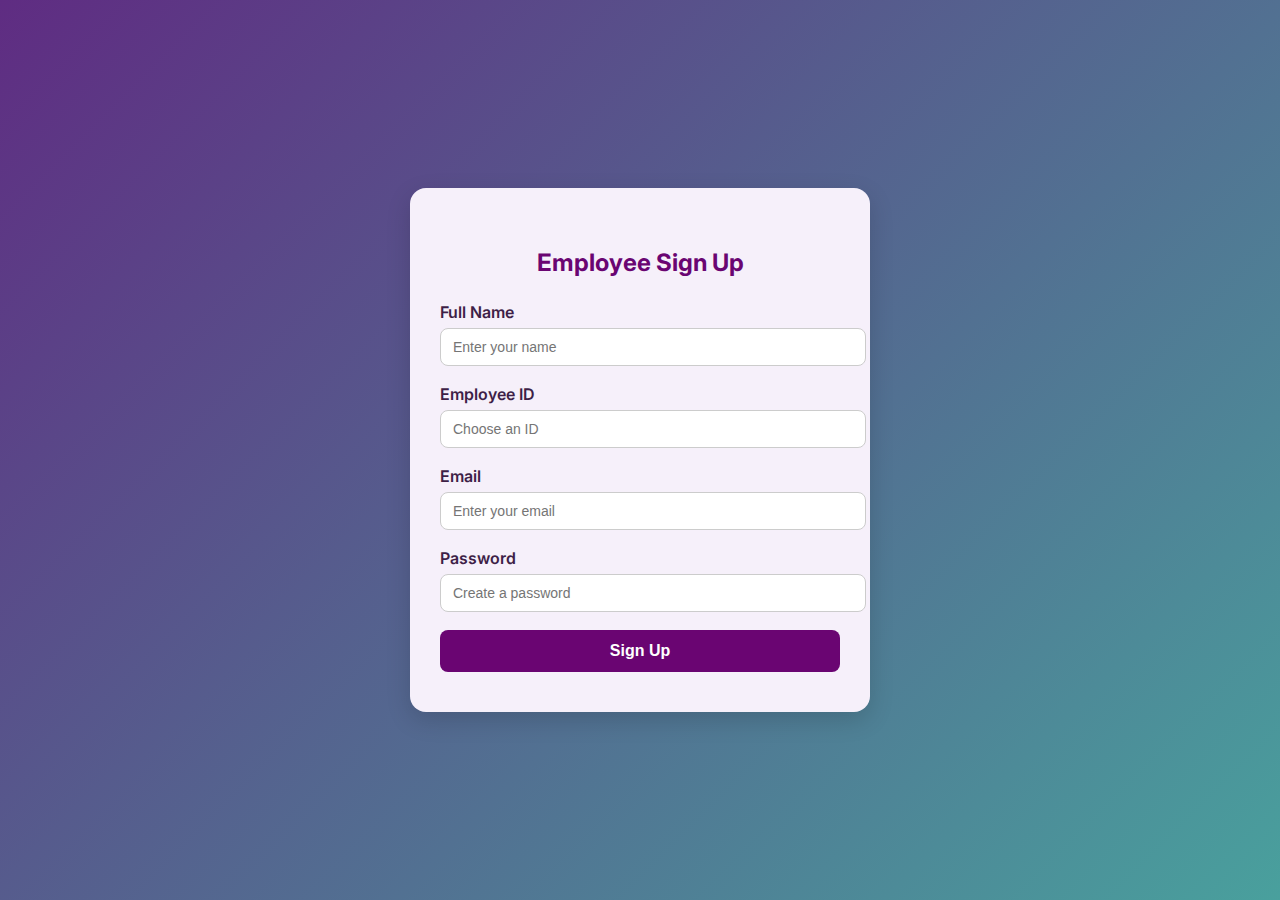
<file: employee-signin.html>
<!DOCTYPE html>
<html lang="en">
<head>
  <meta charset="UTF-8" />
  <meta name="viewport" content="width=device-width, initial-scale=1" />
  <title>Employee Sign Up</title>
  <link href="https://fonts.googleapis.com/css2?family=Inter:wght@400;600&display=swap" rel="stylesheet" />
  <style>
    body {
      font-family: 'Inter', sans-serif;
      background: linear-gradient(135deg, #5f2c82, #49a09d);
      height: 100vh;
      margin: 0;
      display: flex;
      align-items: center;
      justify-content: center;
    }

    .signup-container {
      background-color: #f6f0fa;
      padding: 40px 30px;
      border-radius: 16px;
      box-shadow: 0 8px 24px rgba(0, 0, 0, 0.15);
      width: 400px;
      transition: transform 0.3s ease-in-out;
    }

    .signup-container:hover {
      transform: scale(1.02);
    }

    h2 {
      text-align: center;
      margin-bottom: 25px;
      color: #6a0572;
    }

    label {
      display: block;
      margin-bottom: 6px;
      font-weight: 600;
      color: #3e1f47;
    }

    input[type="text"],
    input[type="email"],
    input[type="password"] {
      width: 100%;
      padding: 10px 12px;
      margin-bottom: 18px;
      border: 1px solid #ccc;
      border-radius: 8px;
      font-size: 14px;
      transition: border-color 0.3s;
    }

    input:focus {
      border-color: #8e44ad;
      outline: none;
      box-shadow: 0 0 0 2px rgba(142, 68, 173, 0.2);
    }

    .submit-btn {
      width: 100%;
      padding: 12px;
      background-color: #6a0572;
      color: white;
      border: none;
      border-radius: 8px;
      font-weight: bold;
      font-size: 16px;
      cursor: pointer;
      transition: background-color 0.3s;
    }

    .submit-btn:hover {
      background-color: #4a0150;
    }

    .error {
      color: #d32f2f;
      font-size: 0.9em;
      margin-bottom: 10px;
      text-align: center;
      display: none;
      animation: fadeIn 0.3s ease-in-out;
    }

    @keyframes fadeIn {
      from { opacity: 0; transform: translateY(-5px); }
      to { opacity: 1; transform: translateY(0); }
    }
  </style>
</head>
<body>

  <div class="signup-container">
    <h2>Employee Sign Up</h2>
    <form id="signupForm">
      <label for="empName">Full Name</label>
      <input type="text" id="empName" name="empName" placeholder="Enter your name" required />

      <label for="empId">Employee ID</label>
      <input type="text" id="empId" name="empId" placeholder="Choose an ID" required />

      <label for="email">Email</label>
      <input type="email" id="email" name="email" placeholder="Enter your email" required />

      <label for="password">Password</label>
      <input type="password" id="password" name="password" placeholder="Create a password" required />

      <div class="error" id="errorMsg">Please fill in all fields.</div>

      <button type="submit" class="submit-btn">Sign Up</button>
    </form>
  </div>

  <script>
    const form = document.getElementById('signupForm');
    const errorMsg = document.getElementById('errorMsg');

    form.addEventListener('submit', function (e) {
      e.preventDefault();

      const name = document.getElementById('empName').value.trim();
      const empId = document.getElementById('empId').value.trim();
      const email = document.getElementById('email').value.trim();
      const password = document.getElementById('password').value.trim();

      if (!name || !empId || !email || !password) {
        errorMsg.style.display = 'block';
        errorMsg.textContent = 'Please fill in all fields.';
      } else {
        errorMsg.style.display = 'none';
        alert(`Welcome aboard, ${name}!`);
        // Here you'd connect with backend or redirect logic
      }
    });
  </script>

</body>
</html>
</file>
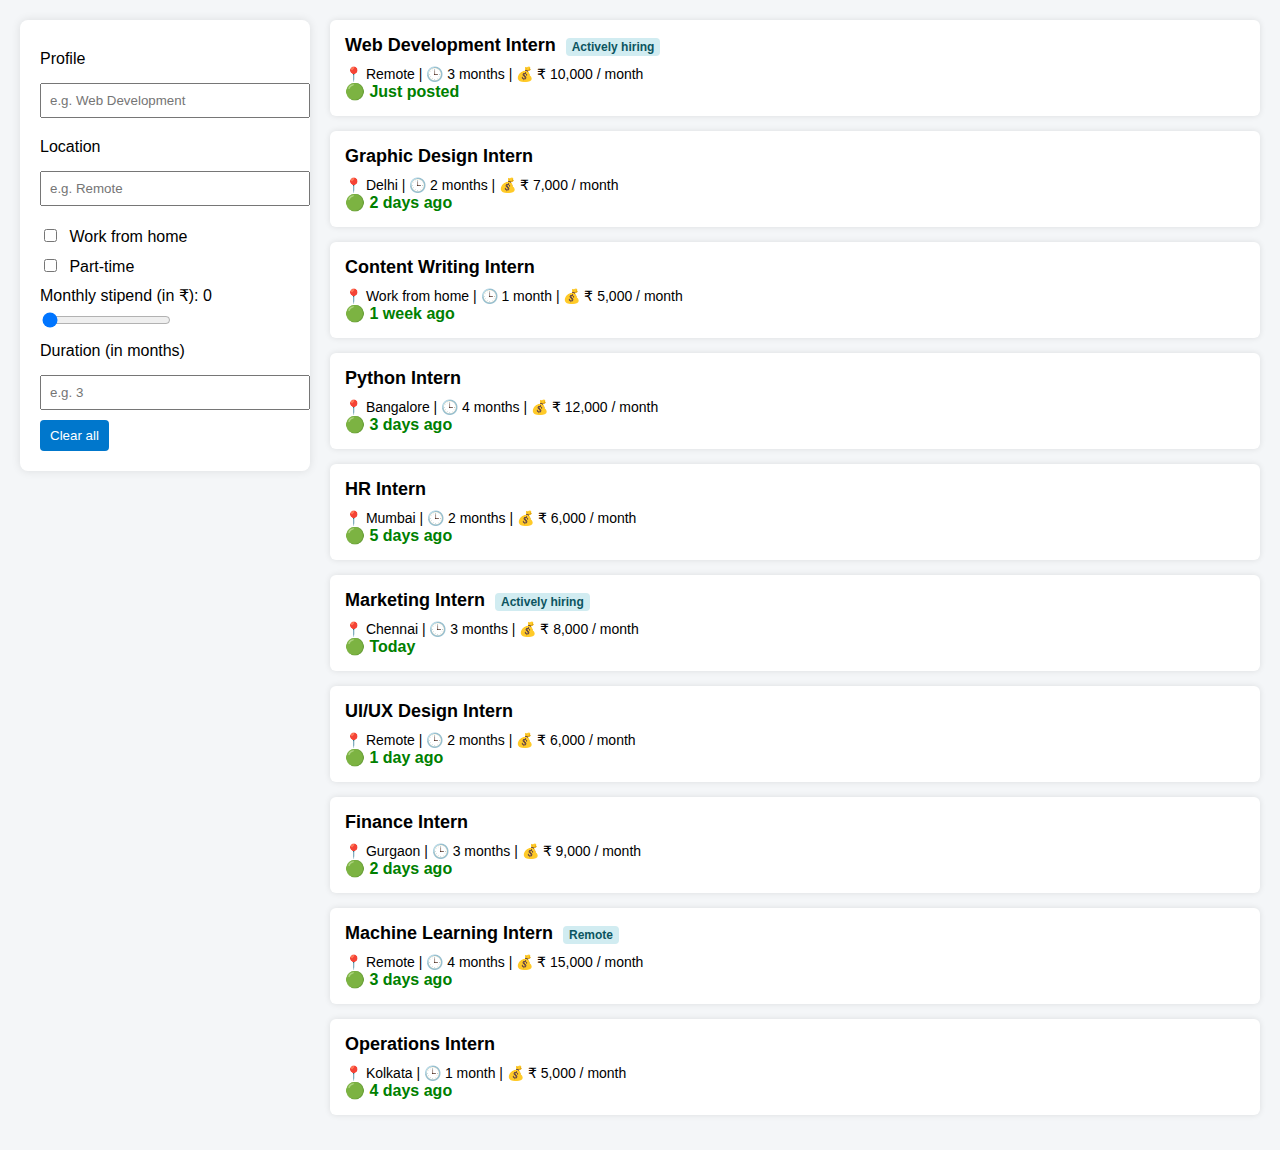
<file: internships.html>
<!DOCTYPE html>
<html lang="en">
<head>
  <meta charset="UTF-8" />
  <meta name="viewport" content="width=device-width, initial-scale=1.0"/>
  <title>Internships</title>
  <style>
    body {
      font-family: Arial, sans-serif;
      background: #f4f6f8;
      margin: 0;
      padding: 0;
    }
    .container {
      display: flex;
      padding: 20px;
    }
    .filters {
      width: 250px;
      padding: 20px;
      background: white;
      border-radius: 8px;
      margin-right: 20px;
      box-shadow: 0 0 10px rgba(0,0,0,0.1);
      height: fit-content;
    }
    .filters input[type="text"] {
      width: 100%;
      margin: 10px 0;
      padding: 8px;
    }
    .filters label {
      display: block;
      margin: 10px 0 5px;
    }
    .filters input[type="checkbox"] {
      margin-right: 8px;
    }
    .filters button {
      background-color: #0077cc;
      color: white;
      border: none;
      padding: 8px 10px;
      border-radius: 4px;
      cursor: pointer;
    }
    .filters button:hover {
      background-color: #005fa3;
    }
    .internships-section {
      flex: 1;
    }
    .intern-card {
      background: white;
      padding: 15px;
      margin-bottom: 15px;
      border-radius: 6px;
      box-shadow: 0 0 6px rgba(0,0,0,0.1);
      cursor: pointer;
      transition: background 0.2s;
    }
    .intern-card:hover {
      background: #f0f8ff;
    }
    .intern-title {
      font-weight: bold;
      font-size: 18px;
    }
    .meta {
      margin-top: 10px;
      font-size: 14px;
    }
    .highlight {
      color: green;
      font-weight: bold;
    }
    .badge {
      background: #d1ecf1;
      color: #0c5460;
      padding: 2px 6px;
      border-radius: 4px;
      font-size: 12px;
      margin-left: 5px;
    }
    .intern-details {
      display: none;
      margin-top: 10px;
      font-size: 14px;
      color: #333;
      line-height: 1.5;
    }
    .intern-card.active .intern-details {
      display: block;
    }
  </style>
</head>
<body>
  <div class="container">
    <!-- Filters -->
    <div class="filters">
      <label>Profile</label>
      <input type="text" id="profile" placeholder="e.g. Web Development">

      <label>Location</label>
      <input type="text" id="location" placeholder="e.g. Remote">

      <label><input type="checkbox" id="wfh"> Work from home</label>
      <label><input type="checkbox" id="parttime"> Part-time</label>

      <label>Monthly stipend (in ₹): <span id="stipendValue">0</span></label>
      <input type="range" id="stipendRange" min="0" max="50000" value="0" step="1000">

      <label>Duration (in months)</label>
      <input type="text" id="duration" placeholder="e.g. 3">

      <button onclick="clearAll()">Clear all</button>
    </div>

    <!-- Internships Section -->
    <div class="internships-section" id="internships">
      <!-- Internship 1 -->
      <div class="intern-card" onclick="toggleDetails(this)">
        <div class="intern-title">Web Development Intern <span class="badge">Actively hiring</span></div>
        <div class="meta">📍 Remote | 🕒 3 months | 💰 ₹ 10,000 / month</div>
        <div class="highlight">🟢 Just posted</div>
        <div class="intern-details">
          <strong>Description:</strong> Build and maintain front-end websites and dashboards.<br>
          <strong>Skills:</strong> HTML, CSS, JavaScript.<br>
          <strong>Company:</strong> Devify Technologies.
        </div>
      </div>

      <!-- Internship 2 -->
      <div class="intern-card" onclick="toggleDetails(this)">
        <div class="intern-title">Graphic Design Intern</div>
        <div class="meta">📍 Delhi | 🕒 2 months | 💰 ₹ 7,000 / month</div>
        <div class="highlight">🟢 2 days ago</div>
        <div class="intern-details">
          <strong>Description:</strong> Create visuals for marketing and social media campaigns.<br>
          <strong>Skills:</strong> Photoshop, Illustrator, Canva.<br>
          <strong>Company:</strong> Creativo Studio.
        </div>
      </div>

      <!-- Internship 3 -->
      <div class="intern-card" onclick="toggleDetails(this)">
        <div class="intern-title">Content Writing Intern</div>
        <div class="meta">📍 Work from home | 🕒 1 month | 💰 ₹ 5,000 / month</div>
        <div class="highlight">🟢 1 week ago</div>
        <div class="intern-details">
          <strong>Description:</strong> Write blogs, SEO content, and social captions.<br>
          <strong>Skills:</strong> English Writing, SEO Basics.<br>
          <strong>Company:</strong> BlogBoost.
        </div>
      </div>

      <!-- Internship 4 -->
      <div class="intern-card" onclick="toggleDetails(this)">
        <div class="intern-title">Python Intern</div>
        <div class="meta">📍 Bangalore | 🕒 4 months | 💰 ₹ 12,000 / month</div>
        <div class="highlight">🟢 3 days ago</div>
        <div class="intern-details">
          <strong>Description:</strong> Assist in backend automation using Python scripts.<br>
          <strong>Skills:</strong> Python, Pandas, APIs.<br>
          <strong>Company:</strong> AutoSoft Inc.
        </div>
      </div>

      <!-- Internship 5 -->
      <div class="intern-card" onclick="toggleDetails(this)">
        <div class="intern-title">HR Intern</div>
        <div class="meta">📍 Mumbai | 🕒 2 months | 💰 ₹ 6,000 / month</div>
        <div class="highlight">🟢 5 days ago</div>
        <div class="intern-details">
          <strong>Description:</strong> Handle recruitment coordination and employee onboarding.<br>
          <strong>Skills:</strong> Communication, MS Excel.<br>
          <strong>Company:</strong> HireHub.
        </div>
      </div>
      <!-- Internship 6 -->
<div class="intern-card" onclick="toggleDetails(this)">
  <div class="intern-title">Marketing Intern <span class="badge">Actively hiring</span></div>
  <div class="meta">📍 Chennai | 🕒 3 months | 💰 ₹ 8,000 / month</div>
  <div class="highlight">🟢 Today</div>
  <div class="intern-details">
    <strong>Description:</strong> Help plan and execute marketing campaigns.<br>
    <strong>Skills:</strong> Communication, Social Media, MS Excel.<br>
    <strong>Company:</strong> Marketify.
  </div>
</div>

<!-- Internship 7 -->
<div class="intern-card" onclick="toggleDetails(this)">
  <div class="intern-title">UI/UX Design Intern</div>
  <div class="meta">📍 Remote | 🕒 2 months | 💰 ₹ 6,000 / month</div>
  <div class="highlight">🟢 1 day ago</div>
  <div class="intern-details">
    <strong>Description:</strong> Design wireframes and improve app usability.<br>
    <strong>Skills:</strong> Figma, UX Research, Prototyping.<br>
    <strong>Company:</strong> AppVine.
  </div>
</div>

<!-- Internship 8 -->
<div class="intern-card" onclick="toggleDetails(this)">
  <div class="intern-title">Finance Intern</div>
  <div class="meta">📍 Gurgaon | 🕒 3 months | 💰 ₹ 9,000 / month</div>
  <div class="highlight">🟢 2 days ago</div>
  <div class="intern-details">
    <strong>Description:</strong> Assist in financial reporting and analysis.<br>
    <strong>Skills:</strong> Excel, Tally, Accounting Basics.<br>
    <strong>Company:</strong> FinTrust Corp.
  </div>
</div>

<!-- Internship 9 -->
<div class="intern-card" onclick="toggleDetails(this)">
  <div class="intern-title">Machine Learning Intern <span class="badge">Remote</span></div>
  <div class="meta">📍 Remote | 🕒 4 months | 💰 ₹ 15,000 / month</div>
  <div class="highlight">🟢 3 days ago</div>
  <div class="intern-details">
    <strong>Description:</strong> Build ML models and assist in data analysis.<br>
    <strong>Skills:</strong> Python, Scikit-Learn, Pandas.<br>
    <strong>Company:</strong> DataWave AI.
  </div>
</div>

<!-- Internship 10 -->
<div class="intern-card" onclick="toggleDetails(this)">
  <div class="intern-title">Operations Intern</div>
  <div class="meta">📍 Kolkata | 🕒 1 month | 💰 ₹ 5,000 / month</div>
  <div class="highlight">🟢 4 days ago</div>
  <div class="intern-details">
    <strong>Description:</strong> Support daily operations and logistics.<br>
    <strong>Skills:</strong> MS Excel, Time Management.<br>
    <strong>Company:</strong> QuickOps Services.
  </div>
</div>

    </div>
  </div>

  <script>
    const stipendSlider = document.getElementById('stipendRange');
    const stipendValue = document.getElementById('stipendValue');

    stipendSlider.addEventListener('input', () => {
      stipendValue.textContent = stipendSlider.value;
    });

    function clearAll() {
      document.getElementById('profile').value = '';
      document.getElementById('location').value = '';
      document.getElementById('wfh').checked = false;
      document.getElementById('parttime').checked = false;
      document.getElementById('duration').value = '';
      document.getElementById('stipendRange').value = 0;
      document.getElementById('stipendValue').textContent = 0;
    }

    function toggleDetails(card) {
      card.classList.toggle('active');
    }
  </script>
</body>
</html>
</file>
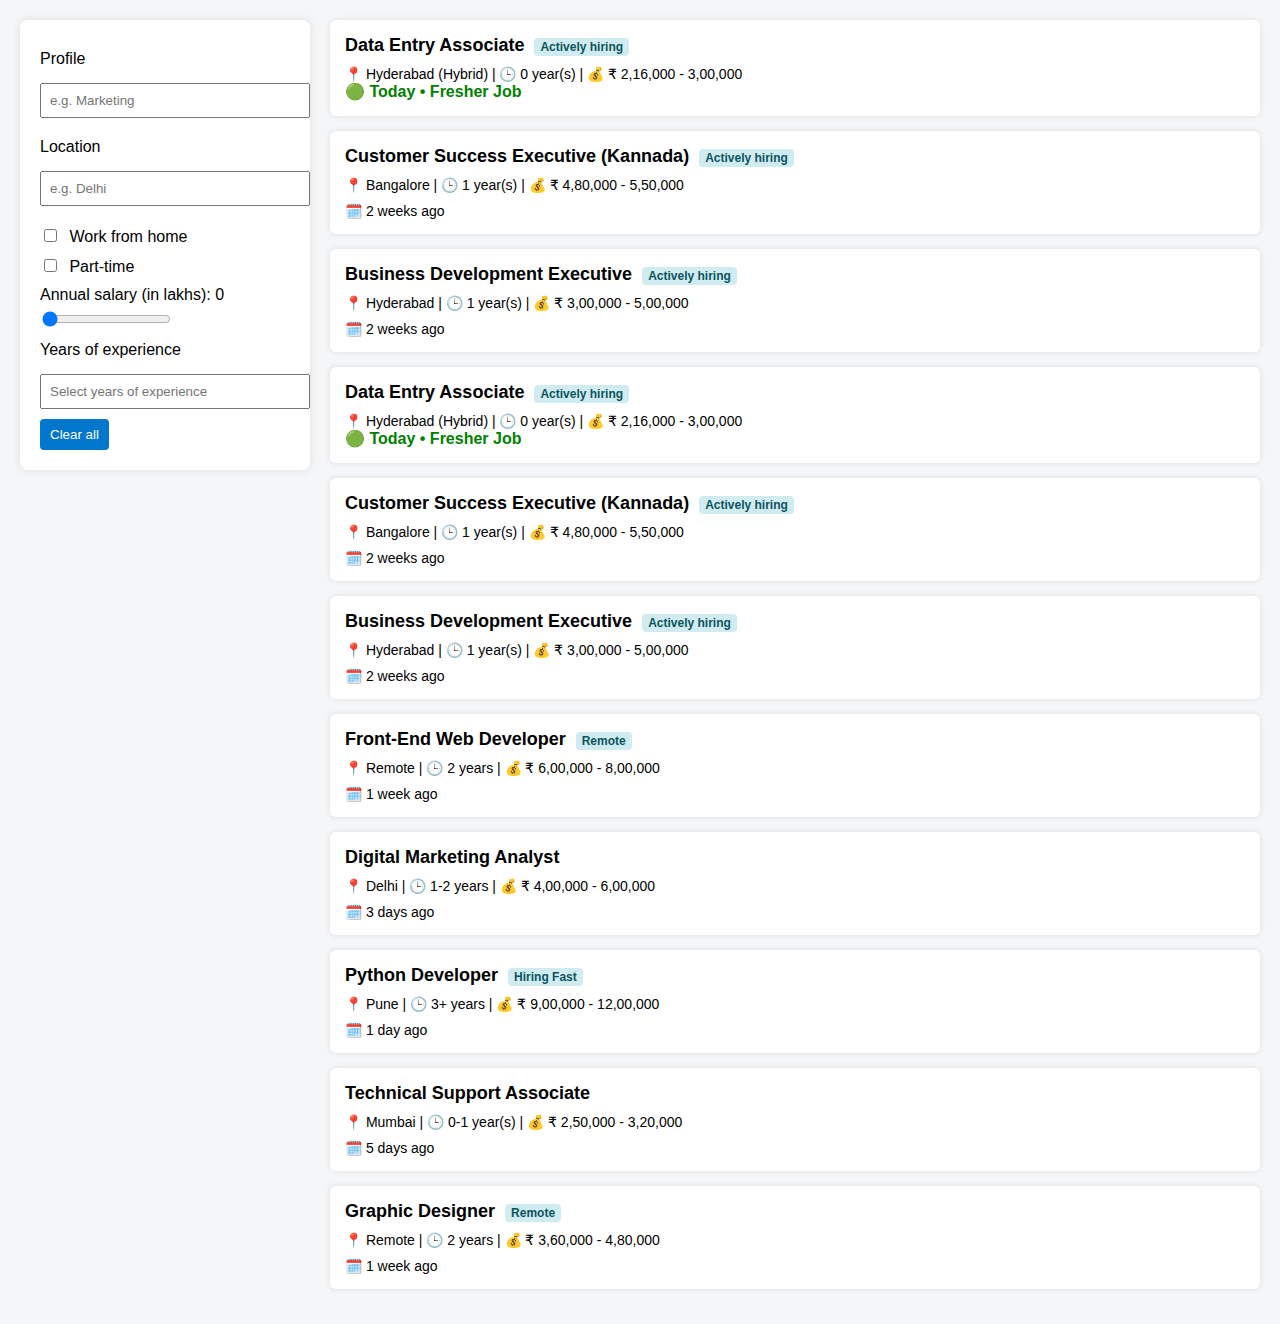
<file: jobs.html>
<!DOCTYPE html>
<html lang="en">
<head>
  <meta charset="UTF-8" />
  <meta name="viewport" content="width=device-width, initial-scale=1.0"/>
  <title>Jobs</title>
  <style>
    body {
      font-family: Arial, sans-serif;
      background: #f4f6f8;
      margin: 0;
      padding: 0;
    }
    .container {
      display: flex;
      padding: 20px;
    }
    .filters {
      width: 250px;
      padding: 20px;
      background: white;
      border-radius: 8px;
      margin-right: 20px;
      box-shadow: 0 0 10px rgba(0,0,0,0.1);
      height: fit-content;
    }
    .filters input[type="text"] {
      width: 100%;
      margin: 10px 0;
      padding: 8px;
    }
    .filters label {
      display: block;
      margin: 10px 0 5px;
    }
    .filters input[type="checkbox"] {
      margin-right: 8px;
    }
    .filters button {
      background-color: #0077cc;
      color: white;
      border: none;
      padding: 8px 10px;
      border-radius: 4px;
      cursor: pointer;
    }
    .filters button:hover {
      background-color: #005fa3;
    }
    .jobs-section {
      flex: 1;
    }
    .job-card {
      background: white;
      padding: 15px;
      margin-bottom: 15px;
      border-radius: 6px;
      box-shadow: 0 0 6px rgba(0,0,0,0.1);
      cursor: pointer;
      transition: background 0.2s;
    }
    .job-card:hover {
      background: #f0f8ff;
    }
    .job-title {
      font-weight: bold;
      font-size: 18px;
    }
    .meta {
      margin-top: 10px;
      font-size: 14px;
    }
    .highlight {
      color: green;
      font-weight: bold;
    }
    .badge {
      background: #d1ecf1;
      color: #0c5460;
      padding: 2px 6px;
      border-radius: 4px;
      font-size: 12px;
      margin-left: 5px;
    }
    .job-details {
      display: none;
      margin-top: 10px;
      font-size: 14px;
      color: #333;
      line-height: 1.5;
    }
    .job-card.active .job-details {
      display: block;
    }
  </style>
</head>
<body>
  <div class="container">
    <!-- Filters -->
    <div class="filters">
      <label>Profile</label>
      <input type="text" id="profile" placeholder="e.g. Marketing">

      <label>Location</label>
      <input type="text" id="location" placeholder="e.g. Delhi">

      <label><input type="checkbox" id="wfh"> Work from home</label>
      <label><input type="checkbox" id="parttime"> Part-time</label>

      <label>Annual salary (in lakhs): <span id="salaryValue">0</span></label>
      <input type="range" id="salaryRange" min="0" max="10" value="0">

      <label>Years of experience</label>
      <input type="text" id="experience" placeholder="Select years of experience">

      <button onclick="clearAll()">Clear all</button>
    </div>

    <!-- Jobs Section -->
    <div class="jobs-section" id="jobs">
      <!-- Job Example -->
      <div class="job-card" onclick="toggleDetails(this)">
        <div class="job-title">Data Entry Associate <span class="badge">Actively hiring</span></div>
        <div class="meta">📍 Hyderabad (Hybrid) | 🕒 0 year(s) | 💰 ₹ 2,16,000 - 3,00,000</div>
        <div class="highlight">🟢 Today • Fresher Job</div>
        <div class="job-details">
          <strong>Description:</strong> Responsible for entering, updating, and maintaining accurate data in the system.<br>
          <strong>Skills:</strong> Typing, Attention to detail, MS Excel.<br>
          <strong>Company:</strong> GNM Group.
        </div>
      </div>

      <div class="job-card" onclick="toggleDetails(this)">
        <div class="job-title">Customer Success Executive (Kannada) <span class="badge">Actively hiring</span></div>
        <div class="meta">📍 Bangalore | 🕒 1 year(s) | 💰 ₹ 4,80,000 - 5,50,000</div>
        <div class="meta">🗓️ 2 weeks ago</div>
        <div class="job-details">
          <strong>Description:</strong> Assist Kannada-speaking customers and ensure satisfaction.<br>
          <strong>Skills:</strong> Communication, CRM tools, Regional language fluency.<br>
          <strong>Company:</strong> Reapmor.
        </div>
      </div>

      <div class="job-card" onclick="toggleDetails(this)">
        <div class="job-title">Business Development Executive <span class="badge">Actively hiring</span></div>
        <div class="meta">📍 Hyderabad | 🕒 1 year(s) | 💰 ₹ 3,00,000 - 5,00,000</div>
        <div class="meta">🗓️ 2 weeks ago</div>
        <div class="job-details">
          <strong>Description:</strong> Generate leads and convert business opportunities.<br>
          <strong>Skills:</strong> Sales, Client Communication, CRM.<br>
          <strong>Company:</strong> EWheeler Mobility.
        </div>
      </div>
      <!-- Only job listings section shown here for brevity -->
<div class="jobs-section" id="jobs">
  <!-- Job 1 -->
  <div class="job-card" onclick="toggleDetails(this)">
    <div class="job-title">Data Entry Associate <span class="badge">Actively hiring</span></div>
    <div class="meta">📍 Hyderabad (Hybrid) | 🕒 0 year(s) | 💰 ₹ 2,16,000 - 3,00,000</div>
    <div class="highlight">🟢 Today • Fresher Job</div>
    <div class="job-details">
      <strong>Description:</strong> Enter, update, and maintain accurate data.<br>
      <strong>Skills:</strong> Typing, Attention to detail, MS Excel.<br>
      <strong>Company:</strong> GNM Group.
    </div>
  </div>

  <!-- Job 2 -->
  <div class="job-card" onclick="toggleDetails(this)">
    <div class="job-title">Customer Success Executive (Kannada) <span class="badge">Actively hiring</span></div>
    <div class="meta">📍 Bangalore | 🕒 1 year(s) | 💰 ₹ 4,80,000 - 5,50,000</div>
    <div class="meta">🗓️ 2 weeks ago</div>
    <div class="job-details">
      <strong>Description:</strong> Assist customers in Kannada and ensure client satisfaction.<br>
      <strong>Skills:</strong> Communication, CRM, Kannada.<br>
      <strong>Company:</strong> Reapmor.
    </div>
  </div>

  <!-- Job 3 -->
  <div class="job-card" onclick="toggleDetails(this)">
    <div class="job-title">Business Development Executive <span class="badge">Actively hiring</span></div>
    <div class="meta">📍 Hyderabad | 🕒 1 year(s) | 💰 ₹ 3,00,000 - 5,00,000</div>
    <div class="meta">🗓️ 2 weeks ago</div>
    <div class="job-details">
      <strong>Description:</strong> Identify and close business opportunities.<br>
      <strong>Skills:</strong> Sales, Client Interaction, CRM.<br>
      <strong>Company:</strong> EWheeler Mobility.
    </div>
  </div>

  <!-- Job 4 -->
  <div class="job-card" onclick="toggleDetails(this)">
    <div class="job-title">Front-End Web Developer <span class="badge">Remote</span></div>
    <div class="meta">📍 Remote | 🕒 2 years | 💰 ₹ 6,00,000 - 8,00,000</div>
    <div class="meta">🗓️ 1 week ago</div>
    <div class="job-details">
      <strong>Description:</strong> Build modern user interfaces with React.js.<br>
      <strong>Skills:</strong> HTML, CSS, JavaScript, React.js.<br>
      <strong>Company:</strong> PixelSoft.
    </div>
  </div>

  <!-- Job 5 -->
  <div class="job-card" onclick="toggleDetails(this)">
    <div class="job-title">Digital Marketing Analyst</div>
    <div class="meta">📍 Delhi | 🕒 1-2 years | 💰 ₹ 4,00,000 - 6,00,000</div>
    <div class="meta">🗓️ 3 days ago</div>
    <div class="job-details">
      <strong>Description:</strong> Analyze digital campaigns and improve ad performance.<br>
      <strong>Skills:</strong> Google Ads, SEO, Analytics.<br>
      <strong>Company:</strong> BrandNest Media.
    </div>
  </div>

  <!-- Job 6 -->
  <div class="job-card" onclick="toggleDetails(this)">
    <div class="job-title">Python Developer <span class="badge">Hiring Fast</span></div>
    <div class="meta">📍 Pune | 🕒 3+ years | 💰 ₹ 9,00,000 - 12,00,000</div>
    <div class="meta">🗓️ 1 day ago</div>
    <div class="job-details">
      <strong>Description:</strong> Develop backend applications and APIs using Django.<br>
      <strong>Skills:</strong> Python, Django, REST APIs.<br>
      <strong>Company:</strong> CodeWave Technologies.
    </div>
  </div>

  <!-- Job 7 -->
  <div class="job-card" onclick="toggleDetails(this)">
    <div class="job-title">Technical Support Associate</div>
    <div class="meta">📍 Mumbai | 🕒 0-1 year(s) | 💰 ₹ 2,50,000 - 3,20,000</div>
    <div class="meta">🗓️ 5 days ago</div>
    <div class="job-details">
      <strong>Description:</strong> Provide L1 tech support for global customers.<br>
      <strong>Skills:</strong> Troubleshooting, Communication, Basic Networking.<br>
      <strong>Company:</strong> QuickAssist Services.
    </div>
  </div>

  <!-- Job 8 -->
  <div class="job-card" onclick="toggleDetails(this)">
    <div class="job-title">Graphic Designer <span class="badge">Remote</span></div>
    <div class="meta">📍 Remote | 🕒 2 years | 💰 ₹ 3,60,000 - 4,80,000</div>
    <div class="meta">🗓️ 1 week ago</div>
    <div class="job-details">
      <strong>Description:</strong> Design digital creatives for social and ad campaigns.<br>
      <strong>Skills:</strong> Adobe Photoshop, Illustrator, Canva.<br>
      <strong>Company:</strong> Creativo Studio.
    </div>
  </div>
</div>


      <!-- Add more job cards the same way -->
    </div>
  </div>

  <script>
    const salarySlider = document.getElementById('salaryRange');
    const salaryValue = document.getElementById('salaryValue');

    salarySlider.addEventListener('input', () => {
      salaryValue.textContent = salarySlider.value;
    });

    function clearAll() {
      document.getElementById('profile').value = '';
      document.getElementById('location').value = '';
      document.getElementById('wfh').checked = false;
      document.getElementById('parttime').checked = false;
      document.getElementById('experience').value = '';
      document.getElementById('salaryRange').value = 0;
      document.getElementById('salaryValue').textContent = 0;
    }

    function toggleDetails(card) {
      card.classList.toggle('active');
    }
  </script>
</body>
</html>
</file>
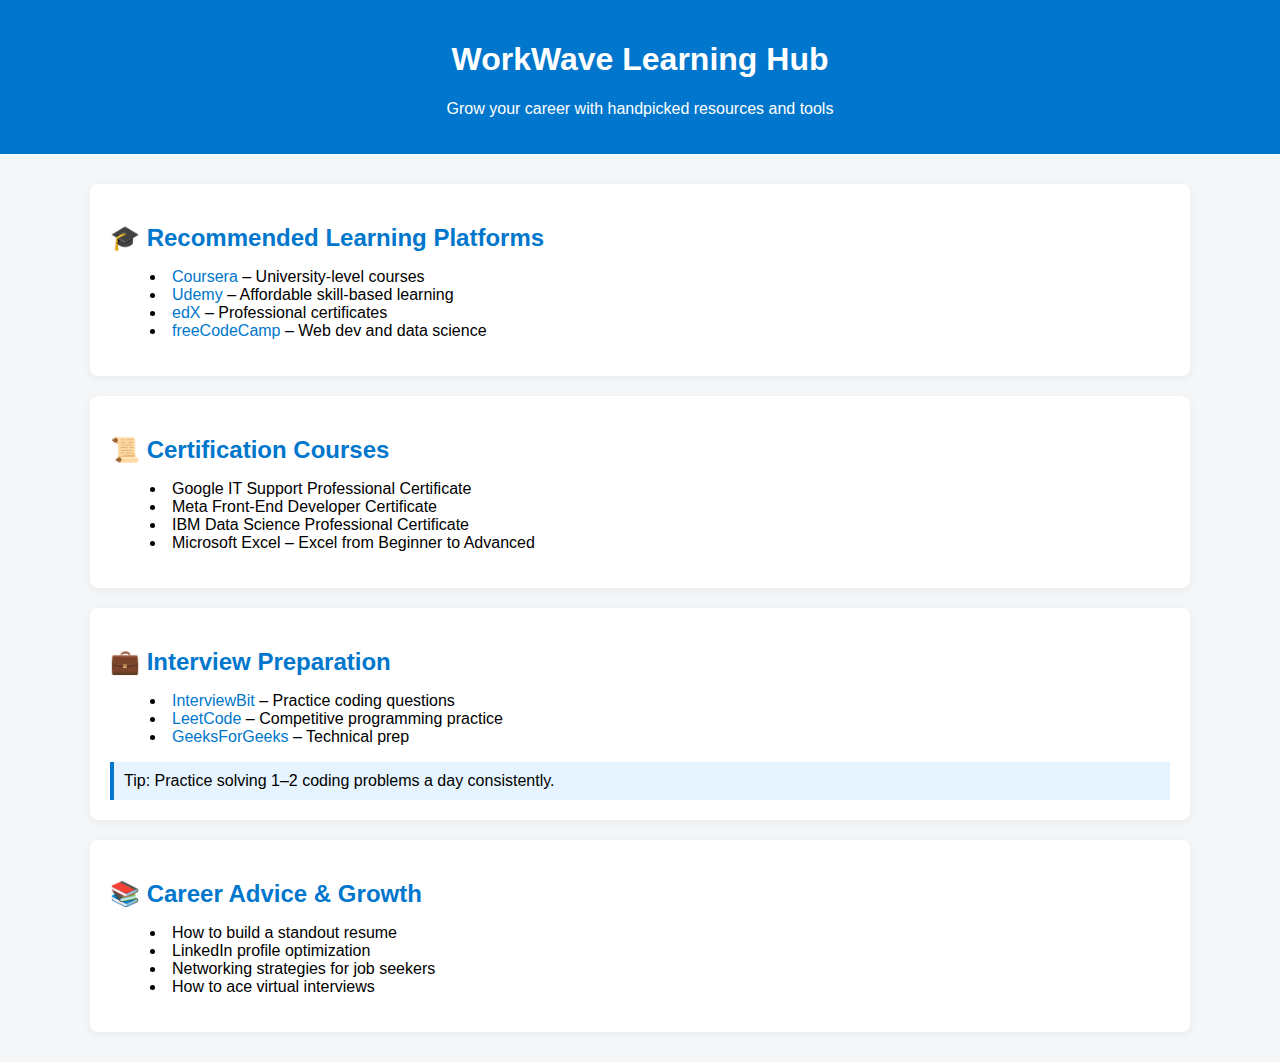
<file: learning.html>
<!DOCTYPE html>
<html lang="en">
<head>
  <meta charset="UTF-8" />
  <meta name="viewport" content="width=device-width, initial-scale=1.0"/>
  <title>WorkWave | Learning</title>
  <style>
    body {
      font-family: 'Segoe UI', sans-serif;
      margin: 0;
      background-color: #f4f6f8;
    }

    header {
      background-color: #0077cc;
      color: white;
      padding: 20px;
      text-align: center;
    }

    .container {
      max-width: 1100px;
      margin: 30px auto;
      padding: 0 20px;
    }

    h2 {
      color: #0077cc;
      margin-bottom: 15px;
    }

    .section {
      background: white;
      padding: 20px;
      margin-bottom: 20px;
      border-radius: 8px;
      box-shadow: 0 2px 8px rgba(0,0,0,0.05);
    }

    ul {
      list-style: disc inside;
    }

    a {
      color: #0077cc;
      text-decoration: none;
    }

    a:hover {
      text-decoration: underline;
    }

    .highlight {
      background-color: #e6f4ff;
      padding: 10px;
      border-left: 4px solid #0077cc;
      margin-top: 10px;
    }
  </style>
</head>
<body>

  <header>
    <h1>WorkWave Learning Hub</h1>
    <p>Grow your career with handpicked resources and tools</p>
  </header>

  <div class="container">

    <div class="section">
      <h2>🎓 Recommended Learning Platforms</h2>
      <ul>
        <li><a href="https://www.coursera.org" target="_blank">Coursera</a> – University-level courses</li>
        <li><a href="https://www.udemy.com" target="_blank">Udemy</a> – Affordable skill-based learning</li>
        <li><a href="https://www.edx.org" target="_blank">edX</a> – Professional certificates</li>
        <li><a href="https://www.freecodecamp.org" target="_blank">freeCodeCamp</a> – Web dev and data science</li>
      </ul>
    </div>

    <div class="section">
      <h2>📜 Certification Courses</h2>
      <ul>
        <li>Google IT Support Professional Certificate</li>
        <li>Meta Front-End Developer Certificate</li>
        <li>IBM Data Science Professional Certificate</li>
        <li>Microsoft Excel – Excel from Beginner to Advanced</li>
      </ul>
    </div>

    <div class="section">
      <h2>💼 Interview Preparation</h2>
      <ul>
        <li><a href="https://www.interviewbit.com" target="_blank">InterviewBit</a> – Practice coding questions</li>
        <li><a href="https://leetcode.com" target="_blank">LeetCode</a> – Competitive programming practice</li>
        <li><a href="https://www.geeksforgeeks.org" target="_blank">GeeksForGeeks</a> – Technical prep</li>
      </ul>
      <div class="highlight">
        Tip: Practice solving 1–2 coding problems a day consistently.
      </div>
    </div>

    <div class="section">
      <h2>📚 Career Advice & Growth</h2>
      <ul>
        <li>How to build a standout resume</li>
        <li>LinkedIn profile optimization</li>
        <li>Networking strategies for job seekers</li>
        <li>How to ace virtual interviews</li>
      </ul>
    </div>

  </div>

</body>
</html>
</file>
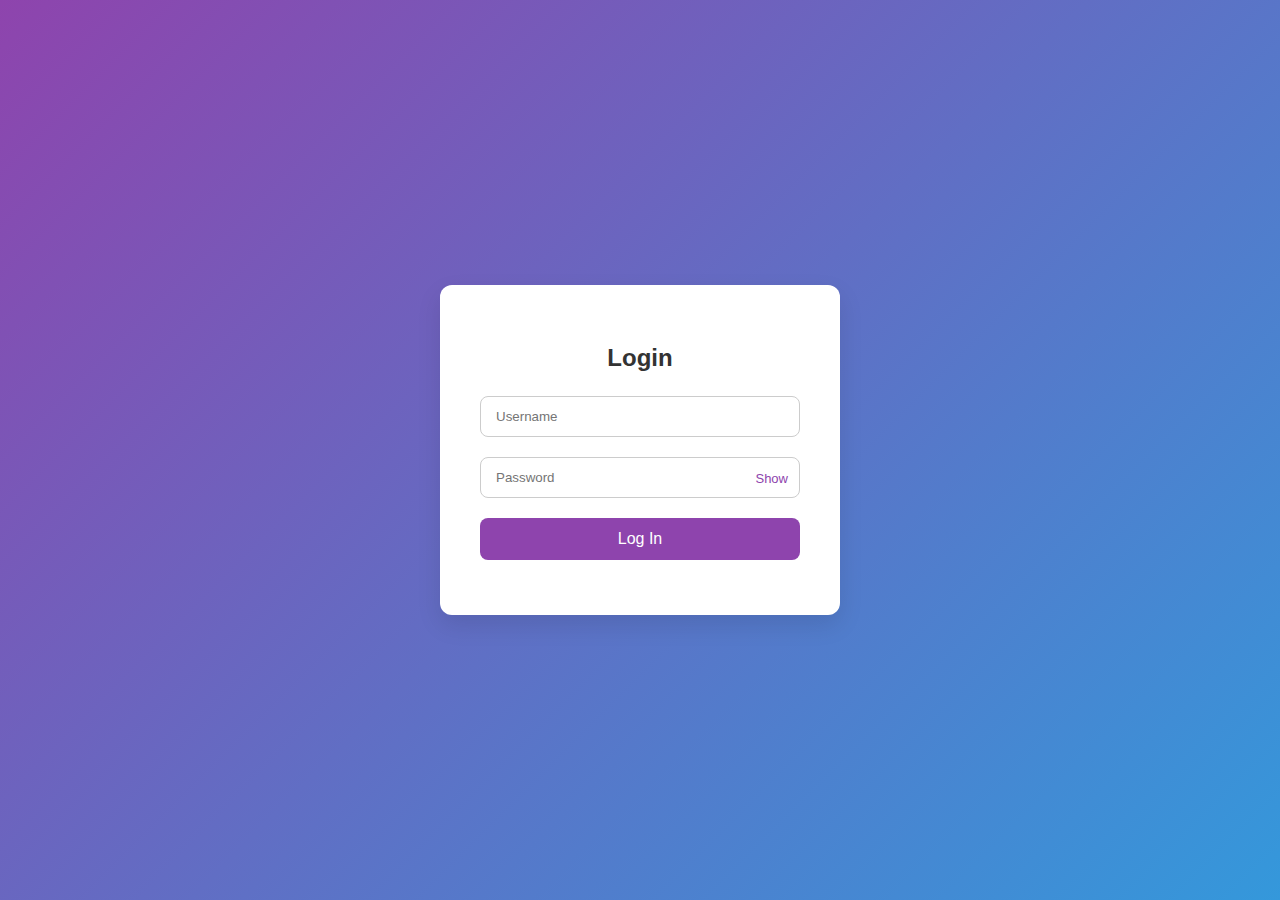
<file: login.html>
<!DOCTYPE html>
<html lang="en">
<head>
  <meta charset="UTF-8" />
  <meta name="viewport" content="width=device-width, initial-scale=1.0"/>
  <title>Login Page</title>
  <style>
    * {
      box-sizing: border-box;
    }

    body {
      margin: 0;
      font-family: 'Segoe UI', sans-serif;
      background: linear-gradient(135deg, #8e44ad, #3498db);
      height: 100vh;
      display: flex;
      justify-content: center;
      align-items: center;
    }

    .login-box {
      background-color: white;
      padding: 40px;
      border-radius: 12px;
      box-shadow: 0 10px 25px rgba(0,0,0,0.1);
      width: 100%;
      max-width: 400px;
      animation: fadeIn 0.5s ease-in;
    }

    @keyframes fadeIn {
      from {
        opacity: 0;
        transform: translateY(-20px);
      }
      to {
        opacity: 1;
        transform: translateY(0);
      }
    }

    .login-box h2 {
      text-align: center;
      margin-bottom: 24px;
      color: #333;
    }

    .input-group {
      position: relative;
      margin-bottom: 20px;
    }

    .input-group input {
      width: 100%;
      padding: 12px 40px 12px 15px;
      border: 1px solid #ccc;
      border-radius: 8px;
      transition: 0.3s;
    }

    .input-group input:focus {
      border-color: #8e44ad;
      outline: none;
      box-shadow: 0 0 6px rgba(142, 68, 173, 0.3);
    }

    .toggle-password {
      position: absolute;
      top: 50%;
      right: 12px;
      transform: translateY(-50%);
      cursor: pointer;
      font-size: 13px;
      color: #8e44ad;
    }

    button {
      width: 100%;
      padding: 12px;
      border: none;
      background: #8e44ad;
      color: white;
      border-radius: 8px;
      font-size: 16px;
      cursor: pointer;
      transition: background 0.3s ease;
    }

    button:hover {
      background: #732d91;
    }

    .links {
      text-align: center;
      margin-top: 15px;
    }

    .links a {
      text-decoration: none;
      color: #8e44ad;
      font-size: 14px;
    }

    .links a:hover {
      text-decoration: underline;
    }

    .error-message {
      color: red;
      font-size: 13px;
      margin-bottom: 10px;
      text-align: center;
    }
  </style>
</head>
<body>
  <div class="login-box">
    <h2>Login</h2>
    <form id="loginForm">
      <div class="error-message" id="errorMsg"></div>

      <div class="input-group">
        <input type="text" id="username" placeholder="Username" required />
      </div>

      <div class="input-group">
        <input type="password" id="password" placeholder="Password" required />
        <span class="toggle-password" onclick="togglePassword()">Show</span>
      </div>

      <button type="submit">Log In</button>

      <div class="links">
        
      </div>
    </form>
  </div>

  <script>
    const form = document.getElementById('loginForm');
    const errorMsg = document.getElementById('errorMsg');

    form.addEventListener('submit', function (e) {
      e.preventDefault();

      const username = document.getElementById('username').value.trim();
      const password = document.getElementById('password').value.trim();

      if (!username || !password) {
        errorMsg.textContent = "Please fill in all fields.";
        return;
      }

      if (username === "admin" && password === "password") {
        alert("Login successful!");
        errorMsg.textContent = "";
      } else {
        errorMsg.textContent = "Invalid username or password.";
      }
    });

    function togglePassword() {
      const passwordInput = document.getElementById("password");
      const toggleBtn = document.querySelector(".toggle-password");
      if (passwordInput.type === "password") {
        passwordInput.type = "text";
        toggleBtn.textContent = "Hide";
      } else {
        passwordInput.type = "password";
        toggleBtn.textContent = "Show";
      }
    }
  </script>
</body>
</html>
</file>
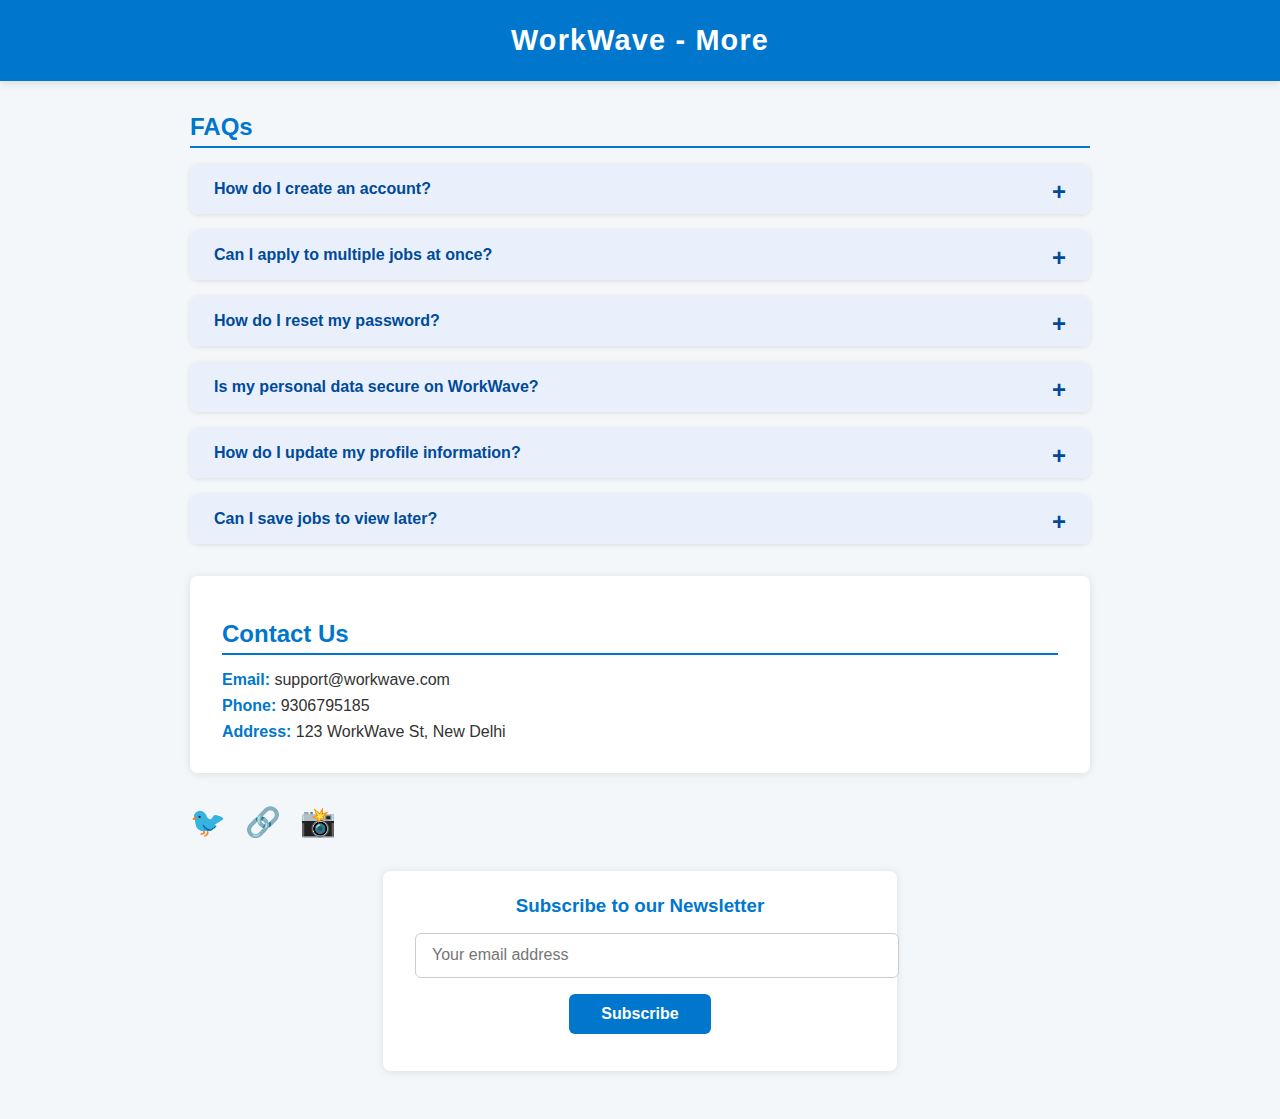
<file: more.html>
<!DOCTYPE html>
<html lang="en">
<head>
  <meta charset="UTF-8" />
  <meta name="viewport" content="width=device-width, initial-scale=1" />
  <title>WorkWave - More</title>
  <style>
    body {
      font-family: 'Segoe UI', Tahoma, Geneva, Verdana, sans-serif;
      margin: 0;
      background: #f4f7fa;
      color: #333;
    }

    header {
      background: #0077cc;
      color: white;
      padding: 1.5rem;
      text-align: center;
      font-size: 1.8rem;
      font-weight: 700;
      letter-spacing: 1.2px;
      box-shadow: 0 3px 8px rgba(0,0,0,0.1);
      margin-bottom: 2rem;
    }

    main {
      max-width: 900px;
      margin: 0 auto 3rem;
      padding: 0 1rem;
    }

    h2 {
      color: #0077cc;
      margin-bottom: 1rem;
      border-bottom: 2px solid #0077cc;
      padding-bottom: 0.3rem;
    }

    /* FAQ Section */
    .faq {
      margin-bottom: 2rem;
    }
    .faq-item {
      background: white;
      border-radius: 8px;
      margin-bottom: 1rem;
      box-shadow: 0 1px 5px rgba(0,0,0,0.1);
      overflow: hidden;
    }
    .faq-question {
      cursor: pointer;
      padding: 1rem 1.5rem;
      font-weight: 700;
      position: relative;
      user-select: none;
      background: #e9f0fc;
      color: #004a99;
      transition: background 0.3s ease;
    }
    .faq-question:hover {
      background: #d0dffb;
    }
    .faq-question::after {
      content: '+';
      position: absolute;
      right: 1.5rem;
      font-size: 1.5rem;
      line-height: 1;
      transition: transform 0.3s ease;
    }
    .faq-item.open .faq-question::after {
      content: '-';
      transform: rotate(180deg);
    }
    .faq-answer {
      max-height: 0;
      overflow: hidden;
      padding: 0 1.5rem;
      background: white;
      color: #444;
      transition: max-height 0.35s ease, padding 0.35s ease;
      line-height: 1.5;
    }
    .faq-item.open .faq-answer {
      max-height: 500px;
      padding: 1rem 1.5rem;
    }

    /* Contact Section */
    .contact {
      background: white;
      padding: 1.5rem 2rem;
      border-radius: 8px;
      box-shadow: 0 1px 8px rgba(0,0,0,0.1);
      margin-bottom: 2rem;
    }
    .contact p {
      margin: 0.5rem 0;
      font-size: 1rem;
    }
    .contact strong {
      color: #0077cc;
    }

    /* Social Media */
    .social-media {
      display: flex;
      gap: 1.2rem;
      margin-bottom: 2rem;
    }
    .social-media a {
      text-decoration: none;
      color: #0077cc;
      font-size: 1.8rem;
      transition: color 0.3s ease;
    }
    .social-media a:hover {
      color: #005fa3;
    }

    /* Newsletter Signup */
    .newsletter {
      background: white;
      padding: 1.5rem 2rem;
      border-radius: 8px;
      box-shadow: 0 1px 8px rgba(0,0,0,0.1);
      max-width: 450px;
      margin: 0 auto;
      text-align: center;
    }
    .newsletter h3 {
      margin-top: 0;
      margin-bottom: 1rem;
      color: #0077cc;
    }
    .newsletter input[type="email"] {
      width: 100%;
      padding: 0.8rem 1rem;
      font-size: 1rem;
      border-radius: 6px;
      border: 1px solid #ccc;
      margin-bottom: 1rem;
      transition: border-color 0.3s ease;
    }
    .newsletter input[type="email"]:focus {
      outline: none;
      border-color: #0077cc;
      box-shadow: 0 0 5px rgba(0,119,204,0.5);
    }
    .newsletter button {
      background: #0077cc;
      color: white;
      border: none;
      padding: 0.7rem 2rem;
      font-size: 1rem;
      border-radius: 6px;
      cursor: pointer;
      font-weight: 600;
      transition: background 0.3s ease;
    }
    .newsletter button:hover {
      background: #005fa3;
    }
    .newsletter .message {
      margin-top: 0.8rem;
      font-size: 0.95rem;
      color: green;
    }
    .newsletter .error {
      color: red;
    }
  </style>
</head>
<body>
  <header>WorkWave - More</header>
  <main>
    <section class="faq" aria-label="Frequently Asked Questions">
      <h2>FAQs</h2>
      <div class="faq-item">
        <div class="faq-question" tabindex="0" aria-expanded="false">How do I create an account?</div>
        <div class="faq-answer">Click on the "Sign Up" button at the top-right corner and fill out the registration form with your details.</div>
      </div>
      <div class="faq-item">
        <div class="faq-question" tabindex="0" aria-expanded="false">Can I apply to multiple jobs at once?</div>
        <div class="faq-answer">Yes, you can apply to as many jobs as you want. Just click "Apply" on each job listing.</div>
      </div>
      <div class="faq-item">
        <div class="faq-question" tabindex="0" aria-expanded="false">How do I reset my password?</div>
        <div class="faq-answer">Go to the login page and click on "Forgot Password" to receive reset instructions via email.</div>
      </div>
      <div class="faq-item">
        <div class="faq-question" tabindex="0" aria-expanded="false">Is my personal data secure on WorkWave?</div>
        <div class="faq-answer">We use industry-standard encryption and security practices to protect your data and never share it without your consent.</div>
      </div>
      <div class="faq-item">
        <div class="faq-question" tabindex="0" aria-expanded="false">How do I update my profile information?</div>
        <div class="faq-answer">After logging in, navigate to your profile page and click "Edit Profile" to update your details.</div>
      </div>
      <div class="faq-item">
        <div class="faq-question" tabindex="0" aria-expanded="false">Can I save jobs to view later?</div>
        <div class="faq-answer">Yes, you can save jobs by clicking the "Save" button on any job listing to review or apply later.</div>
      </div>
    </section>

    <section class="contact" aria-label="Contact Information">
      <h2>Contact Us</h2>
      <p><strong>Email:</strong> support@workwave.com</p>
      <p><strong>Phone:</strong> 9306795185</p>
      <p><strong>Address:</strong> 123 WorkWave St, New Delhi</p>
    </section>

    <section class="social-media" aria-label="Social media links">
      <a href="#" aria-label="Twitter" title="Twitter" target="_blank" rel="noopener noreferrer">🐦</a>
      <a href="#" aria-label="LinkedIn" title="LinkedIn" target="_blank" rel="noopener noreferrer">🔗</a>
      <a href="#" aria-label="Instagram" title="Instagram" target="_blank" rel="noopener noreferrer">📸</a>
    </section>

    <section class="newsletter" aria-label="Newsletter Signup">
      <h3>Subscribe to our Newsletter</h3>
      <form id="newsletterForm" novalidate>
        <input type="email" id="emailInput" placeholder="Your email address" aria-label="Email address" required />
        <button type="submit">Subscribe</button>
        <div class="message" id="formMessage" role="alert" aria-live="polite"></div>
      </form>
    </section>
  </main>

  <script>
    // FAQ Accordion toggle
    document.querySelectorAll('.faq-question').forEach(question => {
      question.addEventListener('click', () => toggleFAQ(question));
      question.addEventListener('keydown', e => {
        if (e.key === 'Enter' || e.key === ' ') {
          e.preventDefault();
          toggleFAQ(question);
        }
      });
    });

    function toggleFAQ(question) {
      const faqItem = question.parentElement;
      const isOpen = faqItem.classList.toggle('open');
      question.setAttribute('aria-expanded', isOpen);
    }

    // Newsletter form validation and submission simulation
    const newsletterForm = document.getElementById('newsletterForm');
    const emailInput = document.getElementById('emailInput');
    const formMessage = document.getElementById('formMessage');

    newsletterForm.addEventListener('submit', e => {
      e.preventDefault();
      formMessage.textContent = '';
      formMessage.classList.remove('error');

      const email = emailInput.value.trim();
      if (!validateEmail(email)) {
        formMessage.textContent = 'Please enter a valid email address.';
        formMessage.classList.add('error');
        emailInput.focus();
        return;
      }

      // Simulate success message
      formMessage.textContent = 'Thank you for subscribing!';
      emailInput.value = '';
    });

    function validateEmail(email) {
      // Basic email regex validation
      const re = /^[^\s@]+@[^\s@]+\.[^\s@]+$/;
      return re.test(email.toLowerCase());
    }
  </script>
</body>
</html>
</file>
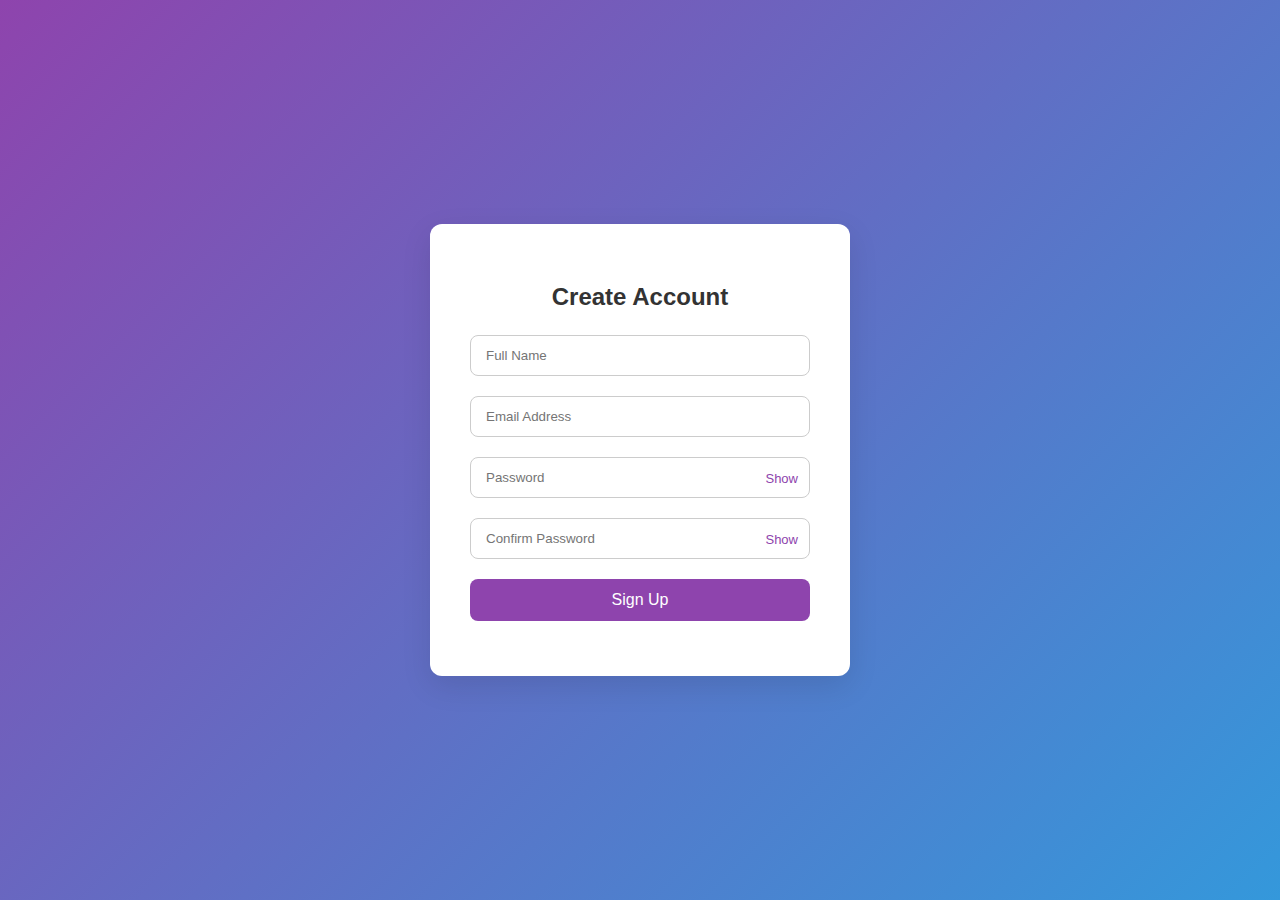
<file: signup.html>
<!DOCTYPE html>
<html lang="en">
<head>
  <meta charset="UTF-8" />
  <meta name="viewport" content="width=device-width, initial-scale=1.0"/>
  <title>Interactive Sign Up</title>
  <style>
    * {
      box-sizing: border-box;
    }

    body {
      margin: 0;
      font-family: 'Segoe UI', sans-serif;
      background: linear-gradient(135deg, #8e44ad, #3498db);
      height: 100vh;
      display: flex;
      justify-content: center;
      align-items: center;
    }

    .signup-box {
      background-color: #fff;
      padding: 40px;
      border-radius: 12px;
      box-shadow: 0 10px 30px rgba(0,0,0,0.1);
      width: 100%;
      max-width: 420px;
      animation: fadeIn 0.5s ease-in;
    }

    @keyframes fadeIn {
      from {
        opacity: 0;
        transform: translateY(-20px);
      }
      to {
        opacity: 1;
        transform: translateY(0);
      }
    }

    .signup-box h2 {
      text-align: center;
      margin-bottom: 24px;
      color: #333;
    }

    .input-group {
      position: relative;
      margin-bottom: 20px;
    }

    .input-group input {
      width: 100%;
      padding: 12px 40px 12px 15px;
      border: 1px solid #ccc;
      border-radius: 8px;
      transition: 0.3s;
    }

    .input-group input:focus {
      border-color: #8e44ad;
      outline: none;
      box-shadow: 0 0 6px rgba(142, 68, 173, 0.3);
    }

    .toggle-password {
      position: absolute;
      top: 50%;
      right: 12px;
      transform: translateY(-50%);
      cursor: pointer;
      font-size: 13px;
      color: #8e44ad;
    }

    button {
      width: 100%;
      padding: 12px;
      border: none;
      background: #8e44ad;
      color: white;
      border-radius: 8px;
      font-size: 16px;
      cursor: pointer;
      transition: background 0.3s ease;
    }

    button:hover {
      background: #732d91;
    }

    .message {
      text-align: center;
      margin-top: 15px;
      font-size: 14px;
    }

    .message a {
      text-decoration: none;
      color: #8e44ad;
    }

    .error-message {
      color: red;
      font-size: 13px;
      margin-bottom: 10px;
      text-align: center;
    }

    .success-message {
      color: green;
      font-size: 13px;
      margin-bottom: 10px;
      text-align: center;
    }
  </style>
</head>
<body>

  <div class="signup-box">
    <h2>Create Account</h2>
    <form id="signupForm">
      <div id="msgBox" class="error-message"></div>

      <div class="input-group">
        <input type="text" id="name" placeholder="Full Name" required />
      </div>

      <div class="input-group">
        <input type="email" id="email" placeholder="Email Address" required />
      </div>

      <div class="input-group">
        <input type="password" id="password" placeholder="Password" required />
        <span class="toggle-password" onclick="togglePassword('password', this)">Show</span>
      </div>

      <div class="input-group">
        <input type="password" id="confirmPassword" placeholder="Confirm Password" required />
        <span class="toggle-password" onclick="togglePassword('confirmPassword', this)">Show</span>
      </div>

      <button type="submit">Sign Up</button>

      <div class="message">
        
      </div>
    </form>
  </div>

  <script>
    const form = document.getElementById('signupForm');
    const msgBox = document.getElementById('msgBox');

    form.addEventListener('submit', function (e) {
      e.preventDefault();

      const name = document.getElementById('name').value.trim();
      const email = document.getElementById('email').value.trim();
      const password = document.getElementById('password').value;
      const confirmPassword = document.getElementById('confirmPassword').value;

      // Clear message
      msgBox.className = '';
      msgBox.textContent = '';

      if (!name || !email || !password || !confirmPassword) {
        msgBox.textContent = 'Please fill in all fields.';
        msgBox.className = 'error-message';
        return;
      }

      if (password !== confirmPassword) {
        msgBox.textContent = 'Passwords do not match.';
        msgBox.className = 'error-message';
        return;
      }

      // Example successful signup
      msgBox.textContent = 'Signup successful!';
      msgBox.className = 'success-message';

      // Clear form (optional)
      form.reset();
    });

    function togglePassword(fieldId, toggleElement) {
      const field = document.getElementById(fieldId);
      if (field.type === "password") {
        field.type = "text";
        toggleElement.textContent = "Hide";
      } else {
        field.type = "password";
        toggleElement.textContent = "Show";
      }
    }
  </script>

</body>
</html>
</file>
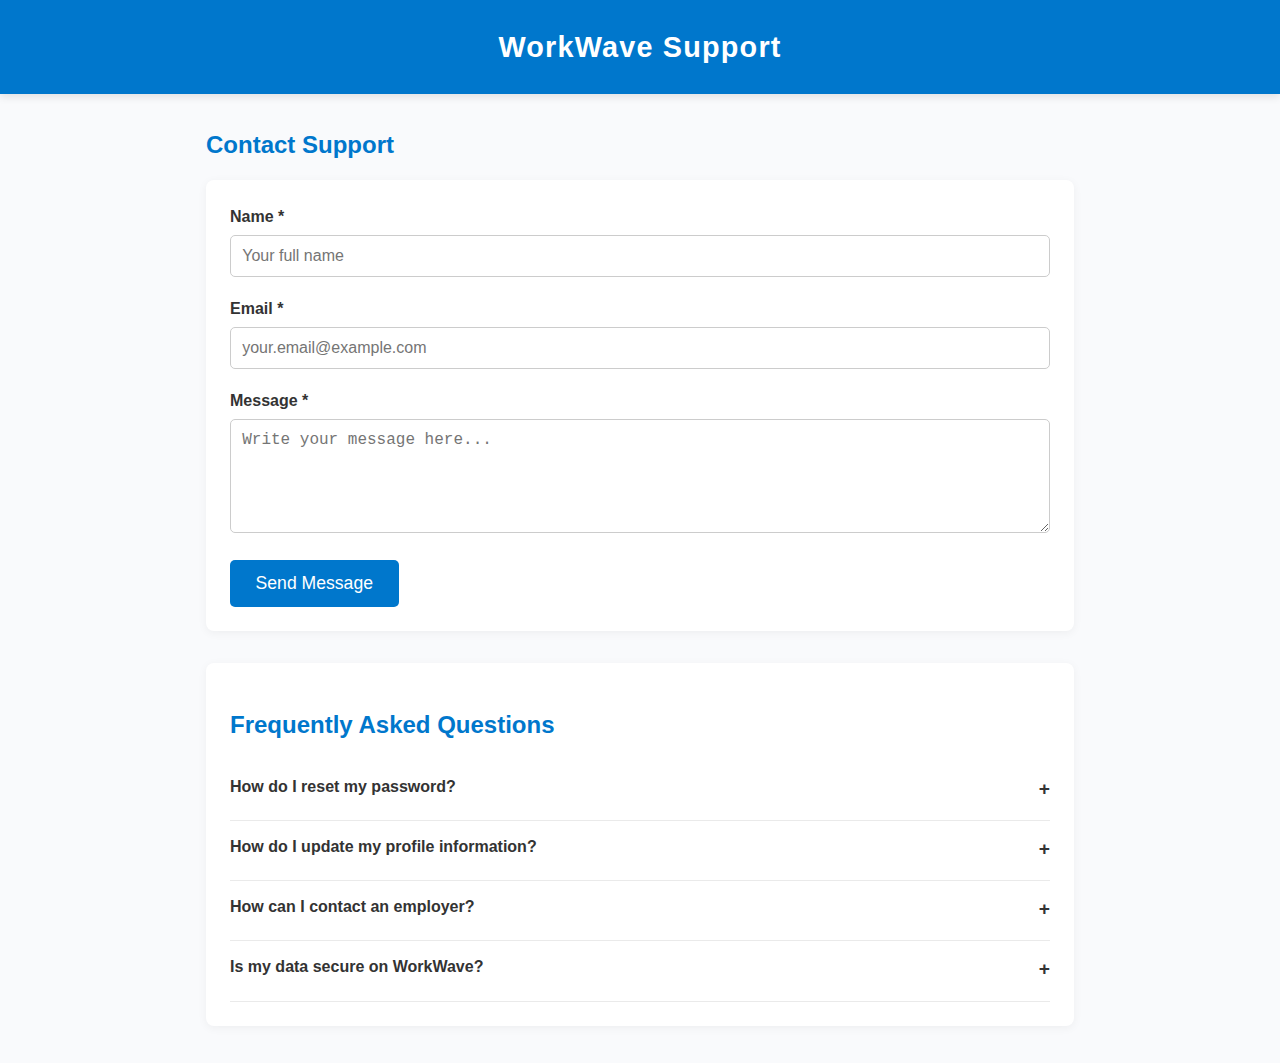
<file: support.html>
<!DOCTYPE html>
<html lang="en">
<head>
  <meta charset="UTF-8" />
  <meta name="viewport" content="width=device-width, initial-scale=1" />
  <title>WorkWave Support</title>
  <style>
    /* Reset & basics */
    * {
      box-sizing: border-box;
    }
    body {
      font-family: 'Segoe UI', Tahoma, Geneva, Verdana, sans-serif;
      margin: 0;
      background: #f9fafc;
      color: #333;
      line-height: 1.6;
    }

    header {
      background: #0077cc;
      color: white;
      padding: 1.5rem;
      text-align: center;
      font-size: 1.8rem;
      font-weight: 700;
      letter-spacing: 1.2px;
      box-shadow: 0 3px 8px rgba(0,0,0,0.1);
    }

    main {
      max-width: 900px;
      margin: 2rem auto;
      padding: 0 1rem;
    }

    h2 {
      color: #0077cc;
      margin-bottom: 1rem;
    }

    /* Form styles */
    form {
      background: white;
      padding: 1.5rem;
      border-radius: 8px;
      box-shadow: 0 2px 10px rgba(0,0,0,0.05);
      margin-bottom: 2rem;
    }

    label {
      display: block;
      margin-bottom: 0.3rem;
      font-weight: 600;
    }

    input[type="text"],
    input[type="email"],
    textarea {
      width: 100%;
      padding: 0.7rem;
      margin-bottom: 1.2rem;
      border: 1px solid #ccc;
      border-radius: 5px;
      font-size: 1rem;
      resize: vertical;
      transition: border-color 0.3s ease;
    }

    input[type="text"]:focus,
    input[type="email"]:focus,
    textarea:focus {
      border-color: #0077cc;
      outline: none;
    }

    button {
      background: #0077cc;
      color: white;
      padding: 0.8rem 1.6rem;
      border: none;
      border-radius: 5px;
      cursor: pointer;
      font-size: 1.1rem;
      transition: background 0.3s ease;
    }
    button:hover {
      background: #005fa3;
    }

    /* FAQ styles */
    .faq {
      background: white;
      padding: 1.5rem;
      border-radius: 8px;
      box-shadow: 0 2px 10px rgba(0,0,0,0.05);
    }

    .faq-item {
      border-bottom: 1px solid #eaeaea;
      padding: 0.8rem 0;
    }

    .faq-question {
      cursor: pointer;
      font-weight: 600;
      position: relative;
      padding-right: 20px;
    }
    .faq-question::after {
      content: '+';
      position: absolute;
      right: 0;
      top: 0;
      font-size: 1.2rem;
      transition: transform 0.3s ease;
    }
    .faq-question.active::after {
      content: '-';
      transform: rotate(180deg);
    }

    .faq-answer {
      max-height: 0;
      overflow: hidden;
      transition: max-height 0.3s ease;
      margin-top: 0.5rem;
      color: #555;
    }
    .faq-answer.open {
      max-height: 500px; /* Enough to show content */
    }

    /* Responsive */
    @media (max-width: 600px) {
      header {
        font-size: 1.4rem;
      }
    }
  </style>
</head>
<body>
  <header>
    WorkWave Support
  </header>
  <main>
    <section id="contact-support">
      <h2>Contact Support</h2>
      <form id="supportForm" novalidate>
        <label for="name">Name *</label>
        <input type="text" id="name" name="name" placeholder="Your full name" required />

        <label for="email">Email *</label>
        <input type="email" id="email" name="email" placeholder="your.email@example.com" required />

        <label for="message">Message *</label>
        <textarea id="message" name="message" rows="5" placeholder="Write your message here..." required></textarea>

        <button type="submit">Send Message</button>
      </form>
    </section>

    <section id="faq-section" class="faq">
      <h2>Frequently Asked Questions</h2>

      <div class="faq-item">
        <div class="faq-question">How do I reset my password?</div>
        <div class="faq-answer">
          To reset your password, click on "Forgot Password" on the login page and follow the instructions sent to your registered email.
        </div>
      </div>

      <div class="faq-item">
        <div class="faq-question">How do I update my profile information?</div>
        <div class="faq-answer">
          Go to your profile page after logging in, then click on "Edit Profile" to update your details.
        </div>
      </div>

      <div class="faq-item">
        <div class="faq-question">How can I contact an employer?</div>
        <div class="faq-answer">
          Employers usually have contact options on their job listings. Use the "Apply" or "Contact Employer" button on the job post.
        </div>
      </div>

      <div class="faq-item">
        <div class="faq-question">Is my data secure on WorkWave?</div>
        <div class="faq-answer">
          Yes, we prioritize your privacy and use industry-standard encryption to protect your data.
        </div>
      </div>

    </section>
  </main>

  <script>
    // FAQ toggle functionality
    document.querySelectorAll('.faq-question').forEach(question => {
      question.addEventListener('click', () => {
        const currentlyActive = document.querySelector('.faq-question.active');
        if (currentlyActive && currentlyActive !== question) {
          currentlyActive.classList.remove('active');
          currentlyActive.nextElementSibling.classList.remove('open');
        }
        question.classList.toggle('active');
        question.nextElementSibling.classList.toggle('open');
      });
    });

    // Form validation and submission
    const form = document.getElementById('supportForm');
    form.addEventListener('submit', e => {
      e.preventDefault();

      // Simple validation
      const name = form.name.value.trim();
      const email = form.email.value.trim();
      const message = form.message.value.trim();
      const emailPattern = /^[^@\s]+@[^@\s]+\.[^@\s]+$/;

      if (!name) {
        alert('Please enter your name.');
        form.name.focus();
        return;
      }
      if (!email || !emailPattern.test(email)) {
        alert('Please enter a valid email address.');
        form.email.focus();
        return;
      }
      if (!message) {
        alert('Please enter your message.');
        form.message.focus();
        return;
      }

      // Simulate sending message
      alert('Thank you for contacting WorkWave Support! We will get back to you shortly.');
      form.reset();
    });
  </script>
</body>
</html>
</file>
